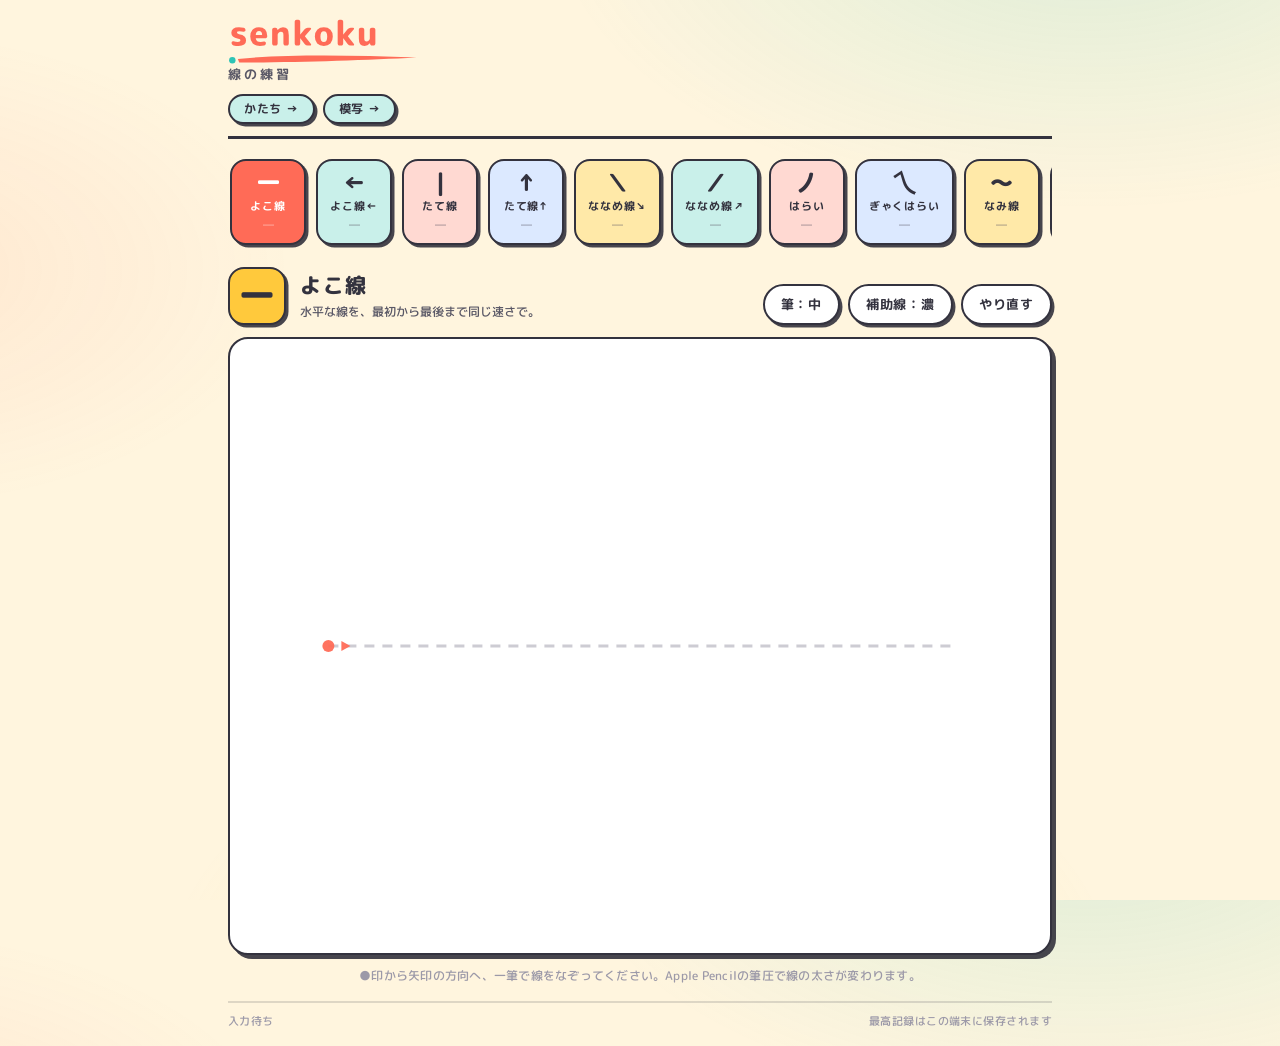
<file: index.html>
<!DOCTYPE html>
<html lang="ja">
<head>
  <meta charset="UTF-8" />
  <meta name="viewport" content="width=device-width, initial-scale=1.0, viewport-fit=cover" />
  <title>線刻 − 線の練習</title>
  <meta name="description" content="Apple Pencilで線をひく練習をするおえかきアプリ" />
  <link rel="manifest" href="manifest.webmanifest" />
  <meta name="theme-color" content="#FFF5DE" />
  <meta name="apple-mobile-web-app-capable" content="yes" />
  <meta name="apple-mobile-web-app-status-bar-style" content="default" />
  <link rel="preconnect" href="https://fonts.googleapis.com" />
  <link rel="preconnect" href="https://fonts.gstatic.com" crossorigin />
  <link href="https://fonts.googleapis.com/css2?family=M+PLUS+Rounded+1c:wght@500;700;800&display=swap" rel="stylesheet" />
  <link rel="stylesheet" href="css/style.css" />
</head>
<body>
  <div class="app">

    <header class="header">
      <div class="header-main">
        <h1 class="title"><img class="logo" src="icons/logo.svg" alt="senkoku − 線刻" /></h1>
        <p class="subtitle">線の練習</p>
        <div class="stage-links">
          <a class="stage-link" href="keitai.html">かたち →</a>
          <a class="stage-link" href="mosha.html">模写 →</a>
        </div>
      </div>
    </header>

    <nav class="course-rail" id="courseRail" aria-label="課題一覧"></nav>

    <main class="stage">
      <div class="stage-head">
        <div class="course-info">
          <span class="course-glyph" id="courseGlyph">一</span>
          <div>
            <h2 class="course-name" id="courseName">横画</h2>
            <p class="course-desc" id="courseDesc"></p>
          </div>
        </div>
        <div class="stage-tools">
          <button class="btn btn-ghost" id="penBtn" type="button">筆：中</button>
          <button class="btn btn-ghost" id="guideBtn" type="button">補助線：濃</button>
          <button class="btn btn-ghost" id="clearBtn" type="button">やり直す</button>
        </div>
      </div>

      <div class="canvas-wrap" id="canvasWrap">
        <canvas id="canvas"></canvas>

        <div class="result" id="result" hidden>
          <div class="stamp" id="stamp">
            <span class="stamp-rank" id="stampRank">良</span>
            <span class="stamp-score" id="stampScore">72</span>
          </div>
          <div class="result-detail">
            <div class="meter"><span class="meter-label">精度</span><span class="meter-bar"><i id="barAcc"></i></span><span class="meter-val" id="valAcc"></span></div>
            <div class="meter"><span class="meter-label">網羅</span><span class="meter-bar"><i id="barCov"></i></span><span class="meter-val" id="valCov"></span></div>
            <div class="meter"><span class="meter-label">滑らか</span><span class="meter-bar"><i id="barSmo"></i></span><span class="meter-val" id="valSmo"></span></div>
            <div class="meter" id="meterPrs" hidden><span class="meter-label">筆圧</span><span class="meter-bar"><i id="barPrs"></i></span><span class="meter-val" id="valPrs"></span></div>
            <p class="result-note" id="resultNote"></p>
            <div class="result-actions">
              <button class="btn btn-solid" id="retryBtn" type="button">もう一度</button>
              <button class="btn btn-shu" id="nextBtn" type="button" hidden>次の課題へ</button>
            </div>
          </div>
        </div>
      </div>

      <p class="hint" id="hint">●印から矢印の方向へ、一筆で線をなぞってください。Apple Pencilの筆圧で線の太さが変わります。</p>
    </main>

    <footer class="footer">
      <span id="penStatus">入力待ち</span>
      <span>最高記録はこの端末に保存されます</span>
    </footer>
  </div>

  <script src="js/scoring.js"></script>
  <script src="js/app.js"></script>
  <script>
    if ('serviceWorker' in navigator) {
      window.addEventListener('load', () => navigator.serviceWorker.register('sw.js').catch(() => {}));
    }
  </script>
</body>
</html>
</file>
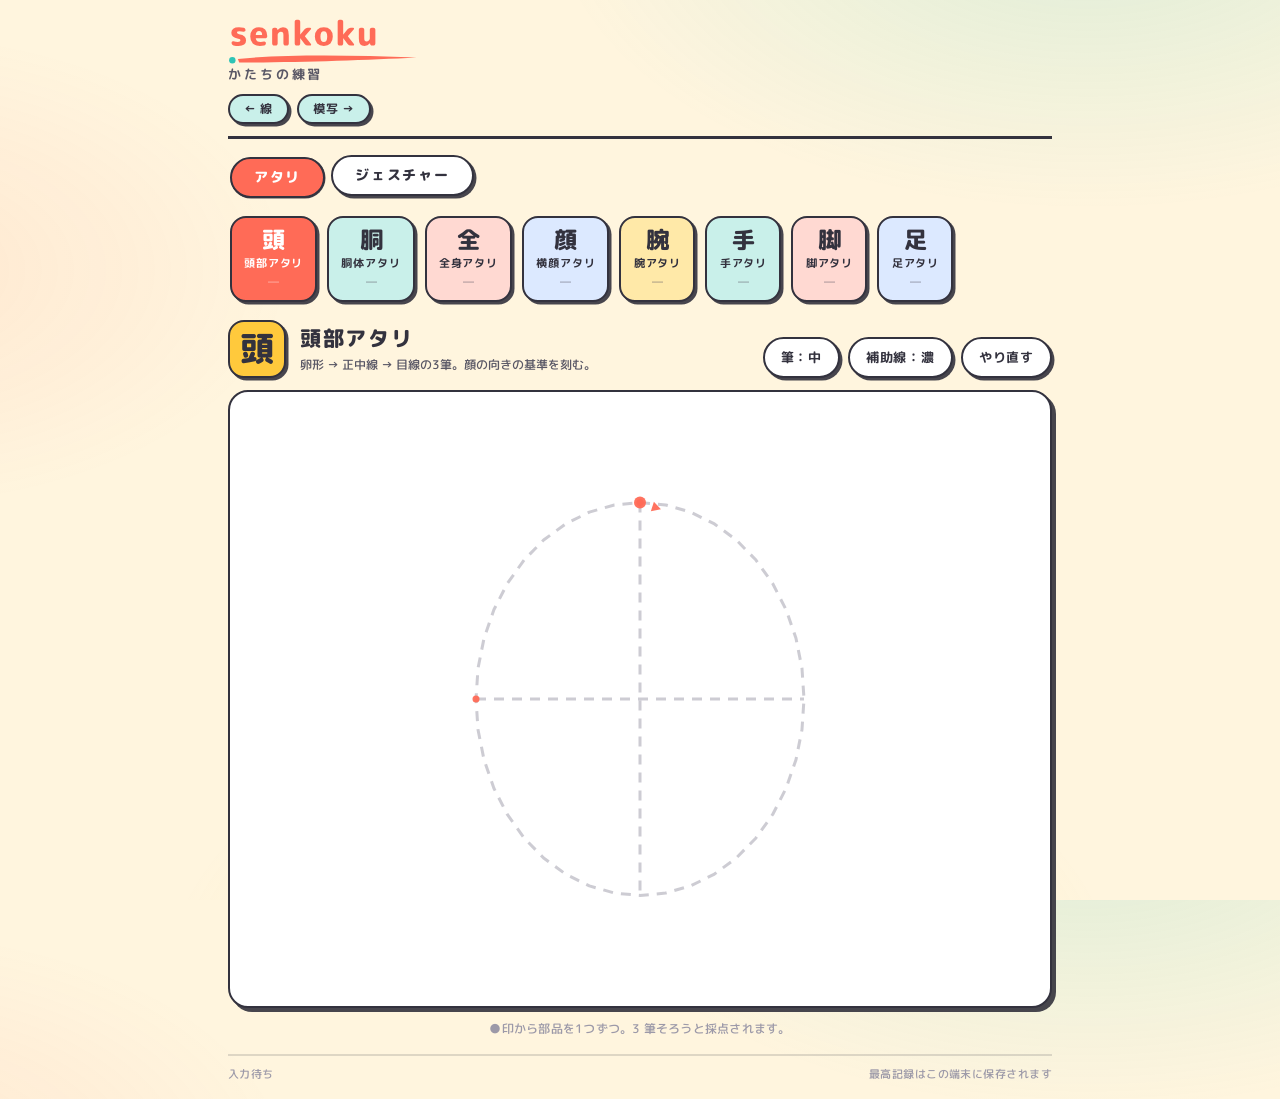
<file: keitai.html>
<!DOCTYPE html>
<html lang="ja">
<head>
  <meta charset="UTF-8" />
  <meta name="viewport" content="width=device-width, initial-scale=1.0, viewport-fit=cover" />
  <title>線刻 − かたちの練習</title>
  <meta name="description" content="図形分解のアタリとジェスチャードローイングでかたちをとらえる練習" />
  <link rel="manifest" href="manifest.webmanifest" />
  <meta name="theme-color" content="#FFF5DE" />
  <meta name="apple-mobile-web-app-capable" content="yes" />
  <meta name="apple-mobile-web-app-status-bar-style" content="default" />
  <link rel="preconnect" href="https://fonts.googleapis.com" />
  <link rel="preconnect" href="https://fonts.gstatic.com" crossorigin />
  <link href="https://fonts.googleapis.com/css2?family=M+PLUS+Rounded+1c:wght@500;700;800&display=swap" rel="stylesheet" />
  <link rel="stylesheet" href="css/style.css" />
</head>
<body>
  <div class="app">

    <header class="header">
      <div class="header-main">
        <h1 class="title"><img class="logo" src="icons/logo.svg" alt="senkoku − 線刻" /></h1>
        <p class="subtitle">かたちの練習</p>
        <div class="stage-links">
          <a class="stage-link" href="index.html">← 線</a>
          <a class="stage-link" href="mosha.html">模写 →</a>
        </div>
      </div>
    </header>

    <nav class="tabs" aria-label="モード切替">
      <button class="tab active" id="tabAtari" type="button">アタリ</button>
      <button class="tab" id="tabGesture" type="button">ジェスチャー</button>
    </nav>

    <!-- ============ アタリ課題 ============ -->
    <main class="stage" id="atariSec">
      <nav class="course-rail" id="courseRail" aria-label="課題一覧"></nav>

      <div class="stage-head">
        <div class="course-info">
          <span class="course-glyph" id="courseGlyph">頭</span>
          <div>
            <h2 class="course-name" id="courseName">頭部アタリ</h2>
            <p class="course-desc" id="courseDesc"></p>
          </div>
        </div>
        <div class="stage-tools">
          <button class="btn btn-ghost" id="penBtn" type="button">筆&#xFF1A;中</button>
          <button class="btn btn-ghost" id="guideBtn" type="button">補助線&#xFF1A;濃</button>
          <button class="btn btn-ghost" id="clearBtn" type="button">やり直す</button>
        </div>
      </div>

      <div class="canvas-wrap" id="atariWrap">
        <canvas id="atariCanvas"></canvas>

        <div class="result" id="result" hidden>
          <div class="stamp" id="stamp">
            <span class="stamp-rank" id="stampRank">良</span>
            <span class="stamp-score" id="stampScore">72</span>
          </div>
          <div class="result-detail">
            <div class="meter"><span class="meter-label">精度</span><span class="meter-bar"><i id="barAcc"></i></span><span class="meter-val" id="valAcc"></span></div>
            <div class="meter"><span class="meter-label">網羅</span><span class="meter-bar"><i id="barCov"></i></span><span class="meter-val" id="valCov"></span></div>
            <div class="meter"><span class="meter-label">滑らか</span><span class="meter-bar"><i id="barSmo"></i></span><span class="meter-val" id="valSmo"></span></div>
            <p class="result-note" id="resultNote"></p>
            <div class="result-actions">
              <button class="btn btn-solid" id="retryBtn" type="button">もう一度</button>
              <button class="btn btn-shu" id="nextBtn" type="button" hidden>次の課題へ</button>
            </div>
          </div>
        </div>
      </div>

      <p class="hint" id="atariHint"></p>
    </main>

    <!-- ============ ジェスチャードローイング ============ -->
    <main class="stage" id="gestureSec" hidden>
      <div class="stage-head">
        <div class="course-info">
          <span class="course-glyph">勢</span>
          <div>
            <h2 class="course-name">ジェスチャードローイング</h2>
            <p class="course-desc">ポーズの勢い(動きの流れ)を制限時間内に素早くとらえる。うまく描くより「流れ」を優先。</p>
          </div>
        </div>
        <div class="stage-tools">
          <button class="btn btn-ghost" id="gPenBtn" type="button">筆&#xFF1A;中</button>
          <button class="btn btn-ghost" id="timeBtn" type="button">時間&#xFF1A;60秒</button>
          <button class="btn btn-ghost" id="gClearBtn" type="button">消す</button>
          <button class="btn btn-shu" id="startBtn" type="button">開始</button>
        </div>
      </div>

      <div class="gesture-wrap">
        <div class="pose-pane">
          <canvas id="poseCanvas"></canvas>
          <span class="timer" id="timerDisp">--</span>
        </div>
        <div class="draw-pane">
          <canvas id="gestureCanvas"></canvas>
          <div class="gesture-overlay" id="gestureOverlay" hidden>
            <p class="gesture-msg" id="gestureMsg">タイムアップ!</p>
            <button class="btn btn-shu" id="nextPoseBtn" type="button">次のポーズ</button>
          </div>
        </div>
      </div>

      <p class="hint">「開始」でお手本のポーズが表示され、タイマーが動き出します。左のアタリ(円・楕円・線)を参考に、右のキャンバスへ。</p>
    </main>

    <footer class="footer">
      <span id="penStatus">入力待ち</span>
      <span>最高記録はこの端末に保存されます</span>
    </footer>
  </div>

  <script src="js/scoring.js"></script>
  <script src="js/surface.js"></script>
  <script src="js/keitai.js"></script>
</body>
</html>
</file>
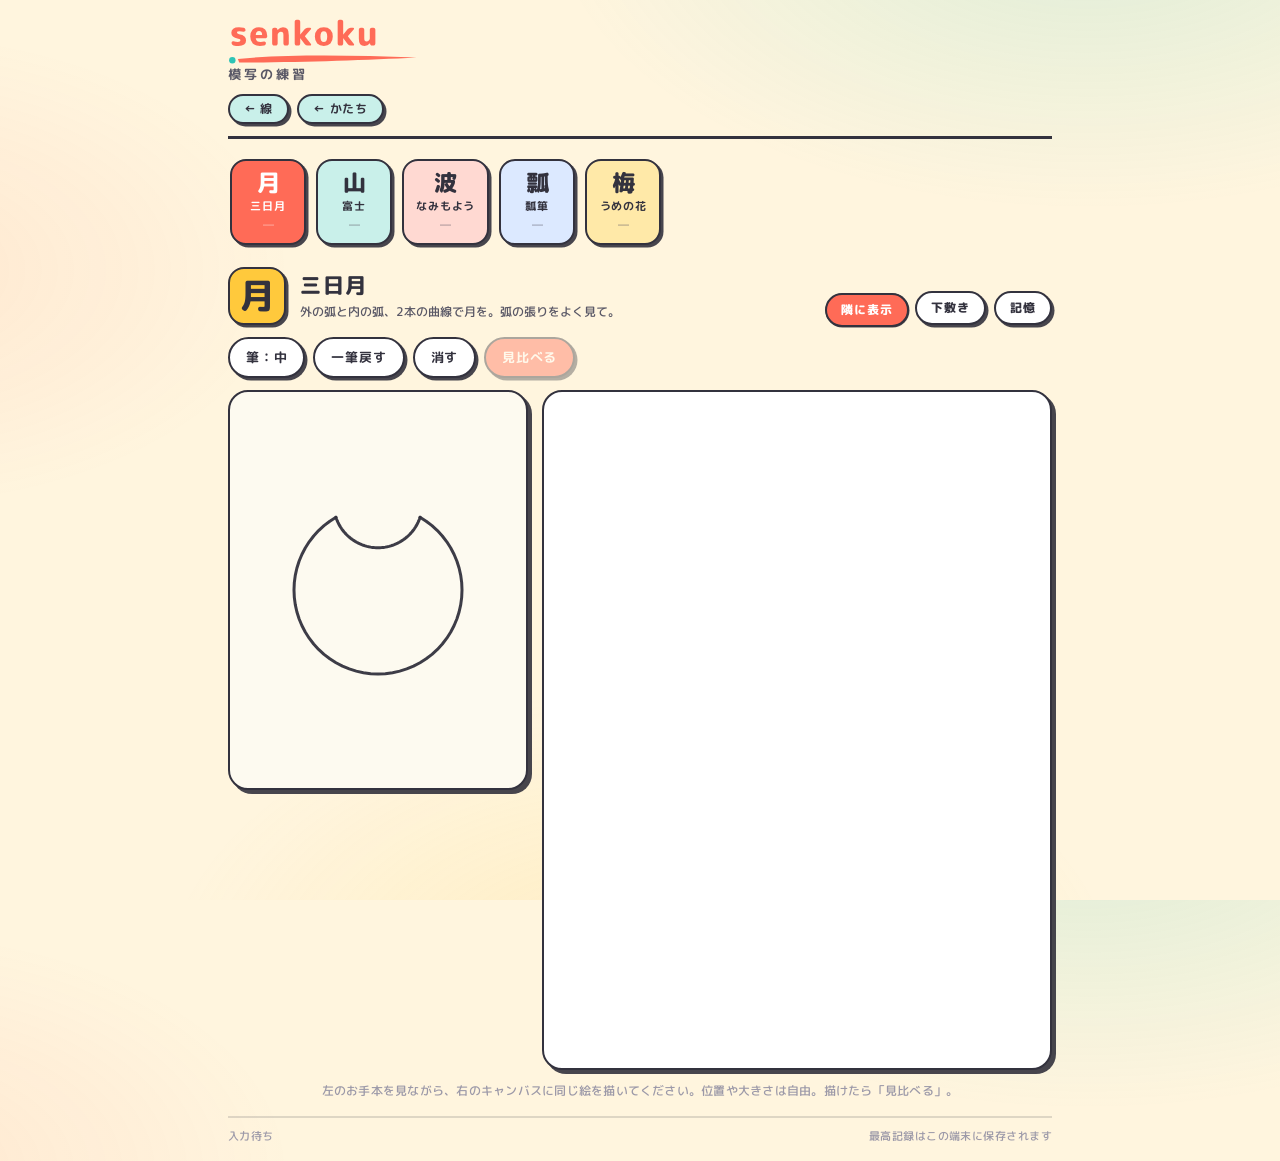
<file: mosha.html>
<!DOCTYPE html>
<html lang="ja">
<head>
  <meta charset="UTF-8" />
  <meta name="viewport" content="width=device-width, initial-scale=1.0, viewport-fit=cover" />
  <title>線刻 − 模写の練習</title>
  <meta name="description" content="お手本を隣に・下敷きに・記憶で。段階的に難しくなる模写練習" />
  <link rel="manifest" href="manifest.webmanifest" />
  <meta name="theme-color" content="#FFF5DE" />
  <meta name="apple-mobile-web-app-capable" content="yes" />
  <meta name="apple-mobile-web-app-status-bar-style" content="default" />
  <link rel="preconnect" href="https://fonts.googleapis.com" />
  <link rel="preconnect" href="https://fonts.gstatic.com" crossorigin />
  <link href="https://fonts.googleapis.com/css2?family=M+PLUS+Rounded+1c:wght@500;700;800&display=swap" rel="stylesheet" />
  <link rel="stylesheet" href="css/style.css" />
</head>
<body>
  <div class="app">

    <header class="header">
      <div class="header-main">
        <h1 class="title"><img class="logo" src="icons/logo.svg" alt="senkoku − 線刻" /></h1>
        <p class="subtitle">模写の練習</p>
        <div class="stage-links">
          <a class="stage-link" href="index.html">← 線</a>
          <a class="stage-link" href="keitai.html">← かたち</a>
        </div>
      </div>
    </header>

    <nav class="course-rail" id="courseRail" aria-label="題材一覧"></nav>

    <main class="stage">
      <div class="stage-head">
        <div class="course-info">
          <span class="course-glyph" id="courseGlyph">月</span>
          <div>
            <h2 class="course-name" id="courseName">三日月</h2>
            <p class="course-desc" id="courseDesc"></p>
          </div>
        </div>
        <nav class="tabs tabs-small" id="modeTabs" aria-label="難易度">
          <button class="tab active" type="button">隣に表示</button>
          <button class="tab" type="button">下敷き</button>
          <button class="tab" type="button">記憶</button>
        </nav>
      </div>

      <div class="stage-tools mosha-tools">
        <button class="btn btn-ghost" id="penBtn" type="button">筆&#xFF1A;中</button>
        <button class="btn btn-ghost" id="undoBtn" type="button">一筆戻す</button>
        <button class="btn btn-ghost" id="clearBtn" type="button">消す</button>
        <button class="btn btn-ghost" id="peekBtn" type="button" hidden>お手本を見る</button>
        <button class="btn btn-shu" id="compareBtn" type="button" disabled>見比べる</button>
      </div>

      <div class="gesture-wrap" id="moshaWrap">
        <div class="pose-pane" id="refPane">
          <canvas id="refCanvas"></canvas>
          <span class="timer" id="timerDisp"></span>
        </div>
        <div class="draw-pane">
          <canvas id="drawCanvas"></canvas>

          <div class="result" id="result" hidden>
            <div class="stamp" id="stamp">
              <span class="stamp-rank" id="stampRank">良</span>
              <span class="stamp-score" id="stampScore">72</span>
            </div>
            <div class="result-detail">
              <div class="meter"><span class="meter-label">精度</span><span class="meter-bar"><i id="barAcc"></i></span><span class="meter-val" id="valAcc"></span></div>
              <div class="meter"><span class="meter-label">網羅</span><span class="meter-bar"><i id="barCov"></i></span><span class="meter-val" id="valCov"></span></div>
              <div class="meter"><span class="meter-label">滑らか</span><span class="meter-bar"><i id="barSmo"></i></span><span class="meter-val" id="valSmo"></span></div>
              <p class="result-note" id="resultNote"></p>
              <div class="result-actions">
                <button class="btn btn-solid" id="retryBtn" type="button">もう一度</button>
                <button class="btn btn-shu" id="nextBtn" type="button" hidden>次の段階へ</button>
              </div>
            </div>
          </div>
        </div>
      </div>

      <p class="hint" id="moshaHint"></p>
    </main>

    <footer class="footer">
      <span id="penStatus">入力待ち</span>
      <span>最高記録はこの端末に保存されます</span>
    </footer>
  </div>

  <script src="js/scoring.js"></script>
  <script src="js/surface.js"></script>
  <script src="js/mosha.js"></script>
</body>
</html>
</file>
<file: css/style.css>
/* ============================================================
   線刻 (Senkoku) − おえかき練習
   Palette: クリーム × コーラル × ティール × イエロー (フルポップ)
   ============================================================ */
:root {
  --paper: #FFF5DE;
  --paper-deep: #F6ECD2;
  --ink: #33323E;
  --ink-soft: #5A5866;
  --nibi: #9C99A8;          /* muted text / guides */
  --shu: #FF6B57;           /* コーラル: accent / 採点バッジ */
  --shu-deep: #E5533F;
  --teal: #2EC4B6;
  --sunny: #FFC93C;
  --line: rgba(51, 50, 62, 0.16);
  --radius: 20px;
  --pop-shadow: 2.5px 2.5px 0 rgba(51, 50, 62, 0.9);
  --font-display: "M PLUS Rounded 1c", sans-serif;
  --font-body: "M PLUS Rounded 1c", sans-serif;
}

* { box-sizing: border-box; margin: 0; padding: 0; }

html, body { height: 100%; }

body {
  font-family: var(--font-body);
  font-weight: 500;
  background:
    radial-gradient(900px 500px at 85% -10%, rgba(46, 196, 182, 0.16), transparent 60%),
    radial-gradient(700px 400px at -10% 30%, rgba(255, 107, 87, 0.10), transparent 60%),
    radial-gradient(800px 500px at 50% 110%, rgba(255, 201, 60, 0.18), transparent 60%),
    var(--paper);
  color: var(--ink);
  -webkit-font-smoothing: antialiased;
  overscroll-behavior: none;
}

.app {
  max-width: 860px;
  margin: 0 auto;
  padding: 20px 18px calc(16px + env(safe-area-inset-bottom));
  min-height: 100%;
  display: flex;
  flex-direction: column;
  gap: 16px;
}

/* ---------- Header ---------- */
.header {
  display: flex;
  justify-content: space-between;
  align-items: flex-end;
  border-bottom: 3px solid var(--ink);
  padding-bottom: 12px;
}

.title {
  font-family: var(--font-display);
  font-weight: 800;
  font-size: 2.4rem;
  line-height: 1;
}

/* ロゴ (senkoku ワードマーク: icons/logo.svg)。アウトライン化 SVG */
.title .logo {
  display: block;
  width: 220px;
  height: auto;
  margin: -14px 0 -18px -14px; /* SVG 内の余白ぶんを詰める */
}

.subtitle {
  margin-top: 8px;
  font-size: 0.82rem;
  font-weight: 700;
  letter-spacing: 0.22em;
  color: var(--ink-soft);
}

/* ---------- Course rail ---------- */
.course-rail {
  display: flex;
  gap: 10px;
  overflow-x: auto;
  padding: 4px 2px 6px;
  scrollbar-width: none;
}
.course-rail::-webkit-scrollbar { display: none; }

.chip {
  flex: 0 0 auto;
  display: flex;
  flex-direction: column;
  align-items: center;
  gap: 4px;
  min-width: 76px;
  padding: 10px 12px;
  border: 2px solid var(--ink);
  border-radius: 16px;
  background: #fff;
  font-family: var(--font-body);
  cursor: pointer;
  color: var(--ink);
  box-shadow: var(--pop-shadow);
  transition: transform 0.12s, box-shadow 0.12s;
}
.chip:active { transform: translate(2px, 2px); box-shadow: 0.5px 0.5px 0 rgba(51, 50, 62, 0.9); }
.chip:focus-visible { outline: 3px solid var(--teal); outline-offset: 2px; }

/* チップをパステルで色分け (循環) */
.course-rail .chip:nth-child(4n+1) { background: #FFE9A8; }
.course-rail .chip:nth-child(4n+2) { background: #C9F0EA; }
.course-rail .chip:nth-child(4n+3) { background: #FFD9D2; }
.course-rail .chip:nth-child(4n+4) { background: #DCE9FF; }

.chip-glyph { font-family: var(--font-display); font-size: 1.45rem; font-weight: 800; line-height: 1; }
.chip-name  { font-size: 0.68rem; font-weight: 700; letter-spacing: 0.08em; color: var(--ink); }
.chip-best  { font-size: 0.66rem; color: var(--ink-soft); font-variant-numeric: tabular-nums; }
.chip-best.passed { color: var(--shu-deep); font-weight: 800; }

.chip.active { background: var(--shu) !important; color: #fff; }
.chip.active .chip-name { color: #fff; }
.chip.active .chip-best { color: rgba(255, 255, 255, 0.8); }
.chip.active .chip-best.passed { color: #FFE9A8; }

/* ---------- Stage ---------- */
.stage { display: flex; flex-direction: column; gap: 12px; }

.stage-head {
  display: flex;
  justify-content: space-between;
  align-items: flex-end;
  gap: 12px;
  flex-wrap: wrap;
}

.course-info { display: flex; align-items: center; gap: 14px; }

.course-glyph {
  font-family: var(--font-display);
  font-size: 2.1rem;
  font-weight: 800;
  line-height: 1;
  border: 2.5px solid var(--ink);
  border-radius: 16px;
  width: 58px; height: 58px;
  display: grid; place-items: center;
  background: var(--sunny);
  box-shadow: var(--pop-shadow);
}

.course-name { font-family: var(--font-display); font-size: 1.3rem; font-weight: 800; letter-spacing: 0.08em; }
.course-desc { font-size: 0.78rem; color: var(--ink-soft); margin-top: 2px; }

.stage-tools { display: flex; gap: 8px; }

/* ---------- Buttons ---------- */
.btn {
  font-family: var(--font-body);
  font-size: 0.82rem;
  font-weight: 700;
  letter-spacing: 0.06em;
  padding: 9px 16px;
  border-radius: 999px;
  border: 2px solid var(--ink);
  background: #fff;
  color: var(--ink);
  cursor: pointer;
  box-shadow: var(--pop-shadow);
  transition: transform 0.12s, box-shadow 0.12s;
}
.btn:active { transform: translate(2px, 2px); box-shadow: 0.5px 0.5px 0 rgba(51, 50, 62, 0.9); }
.btn:focus-visible { outline: 3px solid var(--teal); outline-offset: 2px; }
.btn-ghost { background: #fff; color: var(--ink); }
.btn-solid { background: var(--ink); color: #fff; }
.btn-shu   { background: var(--shu); border-color: var(--ink); color: #fff; }
.btn-shu:active { background: var(--shu-deep); }

/* ---------- Canvas ---------- */
.canvas-wrap {
  position: relative;
  border: 2.5px solid var(--ink);
  border-radius: var(--radius);
  background: #FFFFFF;
  box-shadow: 4px 4px 0 rgba(51, 50, 62, 0.9);
  overflow: hidden;
  aspect-ratio: 4 / 3;
}

/* .canvas-wrap 内の canvas 全般 (Stage 1 の #canvas / Stage 2 の #atariCanvas) */
.canvas-wrap canvas {
  position: absolute;
  inset: 0;
  width: 100%;
  height: 100%;
  touch-action: none;
  cursor: crosshair;
  -webkit-user-select: none;
  user-select: none;
  -webkit-touch-callout: none;
}

.hint { font-size: 0.76rem; font-weight: 500; color: var(--nibi); text-align: center; letter-spacing: 0.02em; }

/* ---------- Result overlay ---------- */
/* .result の display:flex が hidden 属性(UAの display:none)を上書きしてしまい、
   非表示のはずのオーバーレイが canvas を覆ってペン入力を奪うバグの防止 */
[hidden] { display: none !important; }

.result {
  position: absolute;
  inset: 0;
  display: flex;
  align-items: center;
  justify-content: center;
  gap: 28px;
  padding: 20px;
  background: rgba(255, 253, 247, 0.92);
  backdrop-filter: blur(3px);
  flex-wrap: wrap;
}

/* 採点バッジ (ステッカー風) */
.stamp {
  width: 124px; height: 124px;
  border: 4px solid var(--ink);
  border-radius: 30px;
  display: flex;
  flex-direction: column;
  align-items: center;
  justify-content: center;
  color: var(--shu);
  transform: rotate(-4deg);
  background: #fff;
  box-shadow: 4px 4px 0 rgba(51, 50, 62, 0.9);
  animation: stamp-in 0.34s cubic-bezier(0.2, 1.6, 0.4, 1) both;
}

.stamp-rank {
  font-family: var(--font-display);
  font-size: 3.6rem;
  font-weight: 800;
  line-height: 1;
}
.stamp-score {
  font-size: 0.86rem;
  font-weight: 800;
  letter-spacing: 0.12em;
  font-variant-numeric: tabular-nums;
  margin-top: 4px;
  color: var(--ink);
}
.stamp-score::after { content: " 点"; font-size: 0.7em; }

@keyframes stamp-in {
  from { transform: rotate(-4deg) scale(1.7); opacity: 0; }
  to   { transform: rotate(-4deg) scale(1);   opacity: 1; }
}
@media (prefers-reduced-motion: reduce) {
  .stamp { animation: none; }
}

.result-detail { display: flex; flex-direction: column; gap: 8px; min-width: 240px; max-width: 320px; }

.meter { display: grid; grid-template-columns: 3.6em 1fr 2.6em; align-items: center; gap: 10px; }
.meter-label { font-size: 0.78rem; font-weight: 700; letter-spacing: 0.1em; color: var(--ink-soft); }
.meter-bar {
  height: 10px;
  border-radius: 999px;
  background: var(--paper-deep);
  border: 1.5px solid var(--line);
  overflow: hidden;
}
.meter-bar i {
  display: block; height: 100%;
  width: 0;
  background: linear-gradient(90deg, var(--teal), var(--shu));
  border-radius: 999px;
  transition: width 0.5s ease;
}
.meter-val { font-size: 0.78rem; font-weight: 700; font-variant-numeric: tabular-nums; text-align: right; color: var(--ink-soft); }

.result-note { font-size: 0.8rem; color: var(--ink-soft); margin-top: 4px; line-height: 1.6; }

.result-actions { display: flex; gap: 10px; margin-top: 8px; }

/* ---------- Footer ---------- */
.footer {
  display: flex;
  justify-content: space-between;
  font-size: 0.7rem;
  color: var(--nibi);
  border-top: 2px solid var(--line);
  padding-top: 10px;
  letter-spacing: 0.04em;
}

/* ---------- ページ間ナビ・タブ ---------- */
.stage-link {
  display: inline-block;
  margin-top: 10px;
  font-size: 0.74rem;
  font-weight: 700;
  letter-spacing: 0.06em;
  color: var(--ink);
  text-decoration: none;
  border: 2px solid var(--ink);
  border-radius: 999px;
  padding: 4px 14px;
  background: #C9F0EA;
  box-shadow: var(--pop-shadow);
}
.stage-link:active { transform: translate(2px, 2px); box-shadow: none; }

.stage-links { display: flex; gap: 8px; }
.stage-links .stage-link { margin-top: 10px; }

.tabs { display: flex; gap: 8px; }
.tabs-small .tab { font-size: 0.76rem; padding: 6px 14px; letter-spacing: 0.08em; }
.tab:disabled { opacity: 0.35; }
.tab {
  flex: 0 0 auto;
  font-family: var(--font-display);
  font-weight: 800;
  font-size: 0.9rem;
  letter-spacing: 0.12em;
  padding: 8px 22px;
  border: 2px solid var(--ink);
  border-radius: 999px;
  background: #fff;
  color: var(--ink);
  box-shadow: var(--pop-shadow);
  cursor: pointer;
  transition: transform 0.12s, box-shadow 0.12s;
}
.tab.active { background: var(--shu); color: #fff; transform: translate(2px, 2px); box-shadow: 0.5px 0.5px 0 rgba(51, 50, 62, 0.9); }

.gesture-wrap {
  display: grid;
  grid-template-columns: 1fr 1.7fr;
  gap: 14px;
}
.gesture-wrap.solo { grid-template-columns: 1fr; } /* 模写・下敷きモード: お手本ペインなし */
.mosha-tools { flex-wrap: wrap; }
.btn:disabled { opacity: 0.4; }
.pose-pane, .draw-pane {
  position: relative;
  border: 2.5px solid var(--ink);
  border-radius: var(--radius);
  background: #FFFFFF;
  box-shadow: 4px 4px 0 rgba(51, 50, 62, 0.9);
  overflow: hidden;
  aspect-ratio: 3 / 4;
}
.pose-pane { background: #FDFAF0; }
.pose-pane canvas, .draw-pane canvas {
  position: absolute;
  inset: 0;
  width: 100%;
  height: 100%;
}
.draw-pane canvas {
  touch-action: none;
  cursor: crosshair;
  -webkit-user-select: none;
  user-select: none;
  -webkit-touch-callout: none;
}

.timer {
  position: absolute;
  top: 8px;
  right: 12px;
  font-family: var(--font-display);
  font-weight: 800;
  font-size: 1.5rem;
  font-variant-numeric: tabular-nums;
  color: var(--shu);
}

.gesture-overlay {
  position: absolute;
  inset: 0;
  display: flex;
  flex-direction: column;
  align-items: center;
  justify-content: center;
  gap: 16px;
  background: rgba(255, 253, 247, 0.9);
  backdrop-filter: blur(3px);
}
.gesture-msg {
  font-family: var(--font-display);
  font-weight: 800;
  font-size: 1.2rem;
  letter-spacing: 0.12em;
  color: var(--ink);
}

/* ---------- Narrow screens ---------- */
@media (max-width: 560px) {
  .title { font-size: 2rem; }
  .title .logo { width: 170px; margin: -11px 0 -14px -11px; }
  .canvas-wrap { aspect-ratio: 1 / 1; }
  .result { gap: 16px; }
  .gesture-wrap { grid-template-columns: 1fr; }
  .pose-pane { aspect-ratio: 4 / 3; }
}
</file>
